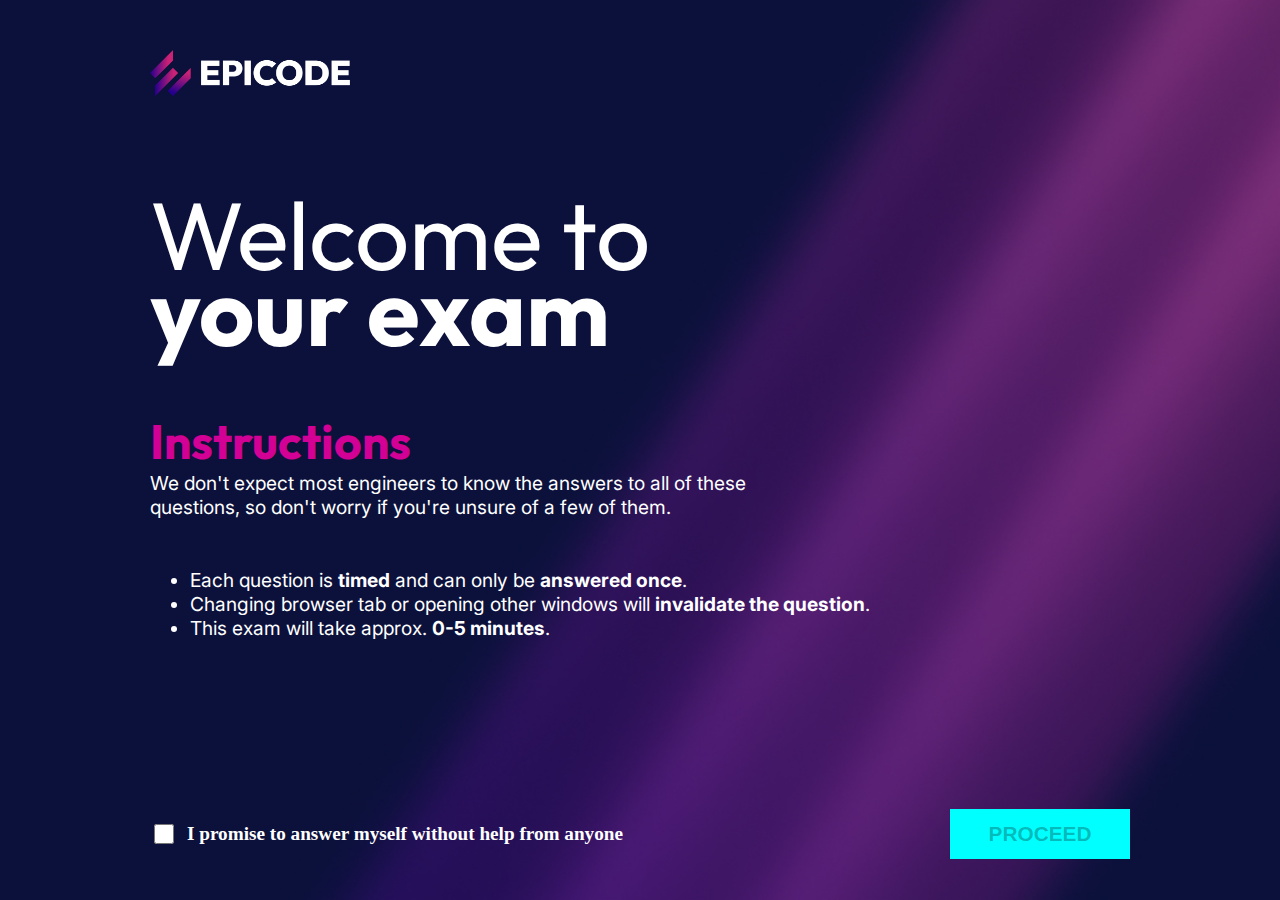
<file: index.html>
<!DOCTYPE html>
<html lang="en">
  <head>
    <meta charset="UTF-8" />
    <meta name="viewport" content="width=device-width, initial-scale=1.0" />
    <title>Form</title>
    <link rel="stylesheet" href="index.css" />
    <link rel="preconnect" href="https://fonts.googleapis.com" />
    <link rel="preconnect" href="https://fonts.gstatic.com" crossorigin />
    <link
      href="https://fonts.googleapis.com/css2?family=Josefin+Sans:wght@300&family=Outfit:wght@300&display=swap"
      rel="stylesheet"
    />
    <link
      href="https://fonts.googleapis.com/css2?family=Inter:wght@200&display=swap"
      rel="stylesheet"
    />
  </head>
  <body>
    <img id="logo" src="./assets/epicode_logo.png" />

    <div id="content">
      <div class="title-text" id="text-align">Welcome to</div>
      <div class="title-text"><b>your exam</b></div>
      <div id="instructions">
        <b>Instructions</b>
      </div>
      <div id="main-text">
        <p>
          We don't expect most engineers to know the answers to all of these<br />
          questions, so don't worry if you're unsure of a few of them.
        </p>
        <div class="instructions-list">
          <ul>
            <li>
              Each question is <b>timed</b> and can only be
              <b>answered once</b>.
            </li>
            <li>
              Changing browser tab or opening other windows will
              <b>invalidate the question</b>.
            </li>
            <li>This exam will take approx. <b>0-5 minutes</b>.</li>
          </ul>
        </div>
      </div>
    </div>
    <div id="footer">
      <div id="align-checkbox-text">
        <input type="checkbox" id="checkbox" onclick="checkCheckbox()" />
        <span id="checkbox-text"
          ><b>I promise to answer myself without help from anyone</b></span
        >
      </div>
      <div>
        <button id="button" onclick="changeToQuestions()" disabled="true">
          <b>PROCEED</b>
        </button>
      </div>
    </div>
    <script src="script.js"></script>
  </body>
</html>
</file>
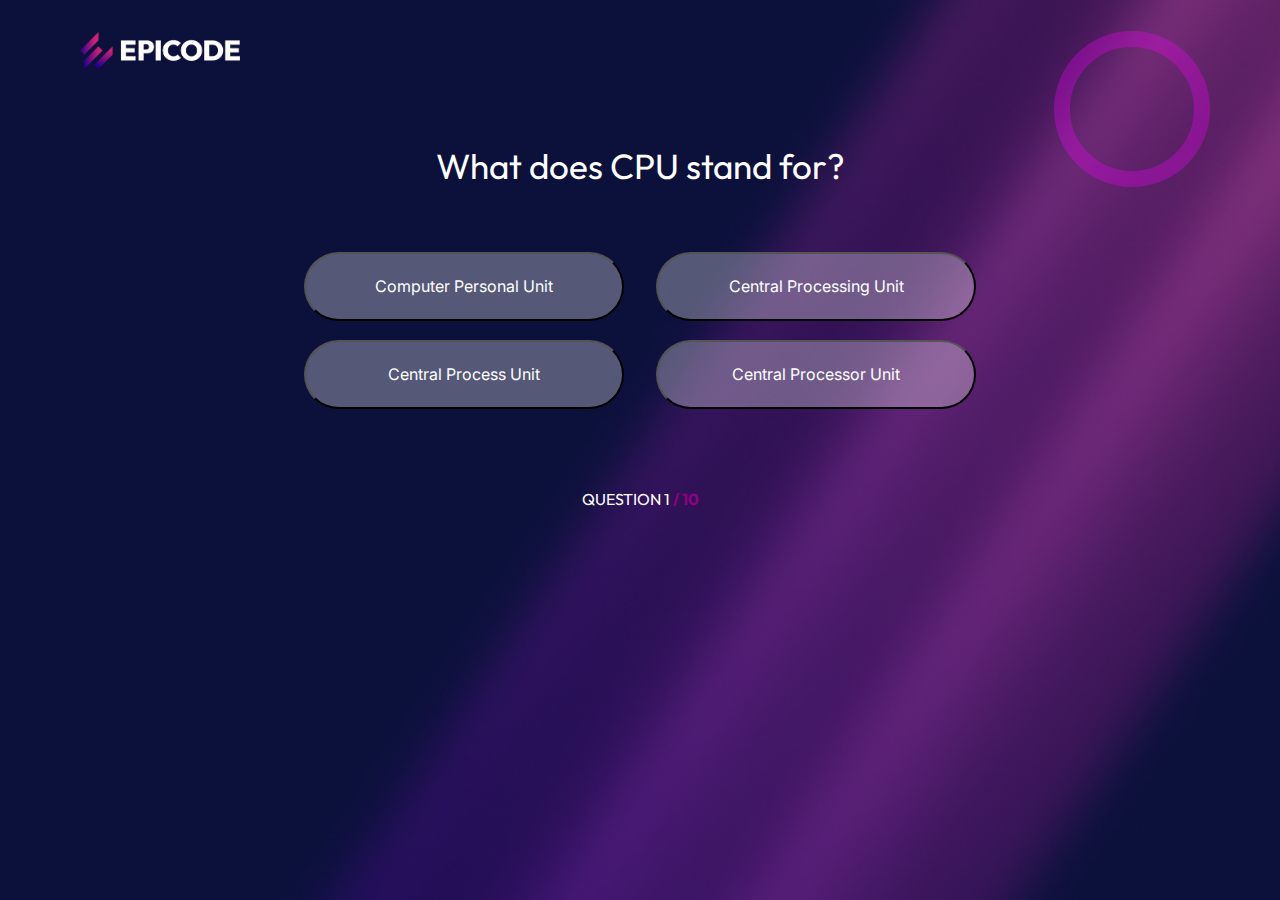
<file: domanda.html>
<!DOCTYPE html>
<html lang="en">
  <head>
    <meta charset="UTF-8" />
    <meta http-equiv="X-UA-Compatible" content="IE=edge" />
    <meta name="viewport" content="width=device-width, initial-scale=1.0" />
    <title>Questionario</title>
    <link rel="stylesheet" href="domanda.css" />
  </head>
  <body class="bg-image">
    <div class="show-result invisible">
      Results : <span></span>%
      <img class="applause" src="./assets/applause.gif" alt="applause">
    </div>
    <div class="all-content">
      <nav>
        <img class="logo" src="./assets/epicode_logo.png" alt="logo">
        <div class="timer animatable">
          <svg>
            <circle cx="50%" cy="50%" r="70"/>
            <circle cx="50%" cy="50%" r="70" pathLength="1" />
            <text x="100" y="100" text-anchor="middle"><tspan id="timeLeft"></tspan></text>
            <text x="100" y="120" text-anchor="middle"></text>
          </svg>
        </div>
      </nav>
      <main>
        <div class="domanda-risposte-flex">       
          <p class="domanda"></p>  
          <div class="elenco-risposte">
            <input type="button" onclick="changePage(event)" class="box-risposta" value=""></input>
            <input type="button" onclick="changePage(event)" class="box-risposta" value=""></input>
            <input type="button" onclick="changePage(event)" class="box-risposta" value=""></input>
            <input type="button" onclick="changePage(event)" class="box-risposta" value=""></input>
          </div>
          <p class="numero-domanda">QUESTION <span class="num-att-domanda">1</span> <span class="purple">/</span> <span class="numero-totale-domande purple">10</span></p>
        </div>
      </main>
      <script src="script.js"></script>
    </div>
  </body>
</html>
</file>
<file: index.css>
body {
  margin: 0;
  height: 100%;
  background-image: url(./assets/bg.jpg);
  background-repeat: no-repeat;
  background-size: cover;
}

#logo {
  width: 200px;
  margin-left: 150px;
  margin-top: 50px;
}

#content {
  display: flex;
  flex-direction: column;
  margin-left: 150px;
}

.title-text {
  font-size: 6em;
  color: white;
  font-family: "Josefin Sans", sans-serif;
  font-family: "Outfit", sans-serif;
}

#text-align {
  line-height: 30px;
  padding-top: 120px;
}

#instructions {
  font-size: 3em;
  color: #d20094;
  padding-top: 40px;
  font-family: "Outfit", sans-serif;
}

#main-text {
  color: white;
  font-size: 1.2em;
  font-family: "Inter", sans-serif;
}
#main-text p {
  margin: 0;
}

#main-text ul {
  padding-top: 30px;
}

#footer {
  margin-left: 150px;
  margin-right: 150px;
  display: flex;
  align-items: center;
  flex-direction: row;
  justify-content: space-between;
  padding-top: 150px;
  margin-bottom: 15px;
}

#button {
  width: 180px;
  height: 50px;
  font-size: 1.3em;
  background-color: aqua;
  cursor: pointer;
  border: none;
}

#button:hover {
  box-shadow: 0px 0px 20px aqua;
}

#checkbox {
  width: 20px;
  height: 20px;
  cursor: pointer;
}

#checkbox-text {
  font-size: 1.2em;
  padding-left: 10px;
  color: white;
}

#align-checkbox-text {
  display: flex;
  align-items: center;
}

.button-not-pressed {
  filter: opacity(0.7);
}
</file>
<file: domanda.css>
@import url("https://fonts.googleapis.com/css2?family=Inter&family=Outfit&display=swap");
body,
html {
  min-height: 100%;
  margin: 0;
  font-family: "Outfit", sans-serif;
  overflow: hidden;
}

/*imposto lo sfondo della pagina*/
.bg-image {
  background-image: url(./assets/bg.jpg);
  height: 100%;
  background-position: center;
  background-repeat: no-repeat;
  background-size: cover;
}

nav {
  width: 100%;
}

.logo {
  position: absolute;
  top: 2rem;
  left: 5rem;
  width: 10rem;
}

div[class="elenco-risposte"] {
  display: flex;
  justify-content: center;
  align-items: center;
  flex-wrap: wrap;
  gap: 1.2rem 2rem;
  margin-top: 16rem;
  margin-right: 15rem;
  margin-left: 15rem;
}

div[class="elenco-risposte"] .box-risposta {
  font-family: "Inter", sans-serif;
  background-color: rgba(255, 255, 255, 0.3);
  color: white;
  width: 20rem;
  padding: 1.4rem 2.5rem;
  border-radius: 50px;
  font-size: 16px;
}

div[class="elenco-risposte"] .box-risposta:hover {
  background: rgb(210, 0, 148);
  background: linear-gradient(
    180deg,
    rgba(210, 0, 148, 1) 7%,
    rgba(144, 0, 128, 1) 80%
  );
  cursor: pointer;
}

.domanda-risposte-flex {
  display: flex;
  flex-direction: column;
  justify-content: center;
  align-items: center;
}

p[class="domanda"] {
  margin-bottom: -15rem;
  margin-top: 9rem;
  margin-right: 5rem;
  margin-left: 5rem;
  color: white;
  padding-bottom: 3rem;
  font-size: 35px;
  text-align: center;
}

p[class="numero-domanda"] {
  color: white;
  margin-top: 5rem;
}

.purple {
  color: #900080;
  font-weight: bold;
}

.invisible {
  display: none;
}

div[class="show-result"] {
  color: white;
  font-size: 5rem;
  text-align: center;
  margin-top: 10rem;
}
.applause {
  position: relative;
  width: 100px;
  height: 110px;
  top: 1rem;
  border-radius: 12px;
}
/*timer*/
.timer {
  position: absolute;
  top: 1.5rem;
  right: 3rem;
}

.timer > svg {
  width: 200px;
  height: 170px;
}

.timer > svg > circle {
  fill: none;
  stroke-opacity: 0.3;
  stroke: #f700ff;
  stroke-width: 16;
  transform-origin: center center;
  transform: rotate(-90deg);
}

.timer > svg > circle + circle {
  stroke-dasharray: 1;
  stroke-dashoffset: 1;
  stroke-linecap: round;
  stroke-opacity: 1;
}

.timer.animatable > svg > circle + circle {
  transition: stroke-dashoffset 0.3s ease;
}

.timer > svg > text {
  font-size: 3.3rem;
  fill: white;
}

.timer > svg > text + text {
  font-size: 1.3rem;

  fill: white;
}

@media (min-width: 1400px) {
  div[class="elenco-risposte"] {
    margin-right: 16rem;
    margin-left: 16rem;
  }
  p[class="domanda"] {
    font-size: 35px;
    margin-top: 13rem;
  }
  div[class="elenco-risposte"] .box-risposta {
    width: 24rem;
    padding: 1.6rem 3.2rem;
    font-size: 18px;
  }
  p[class="numero-domanda"] {
    margin-top: 5rem;
    font-size: 20px;
  }
}

/*Per certe cose era meglio settare una min/max width ma adesso non ne ho vboglia*/
@media (min-width: 1700px) {
  .logo {
    position: absolute;
    top: 3rem;
    left: 5rem;
    width: 16rem;
  }
  div[class="elenco-risposte"] {
    margin-right: 16rem;
    margin-left: 16rem;
  }
  p[class="domanda"] {
    font-size: 55px;
    margin-top: 15rem;
    margin-bottom: -13rem;
  }
  div[class="elenco-risposte"] .box-risposta {
    width: 32rem;
    padding: 1.8rem 3.4rem;
    font-size: 24px;
  }
  p[class="numero-domanda"] {
    margin-top: 6rem;
    font-size: 24px;
  }

  div[class="show-result"] {
    color: white;
    font-size: 6rem;
    text-align: center;
    margin-top: 10rem;
  }

  div[class="show-result"] span {
    color: #f700ff;
  }
  .applause {
    position: relative;
    width: 100px;
    height: 110px;
    top: 1rem;
    border-radius: 12px;
    margin-left: 2rem;
  }
}
</file>
